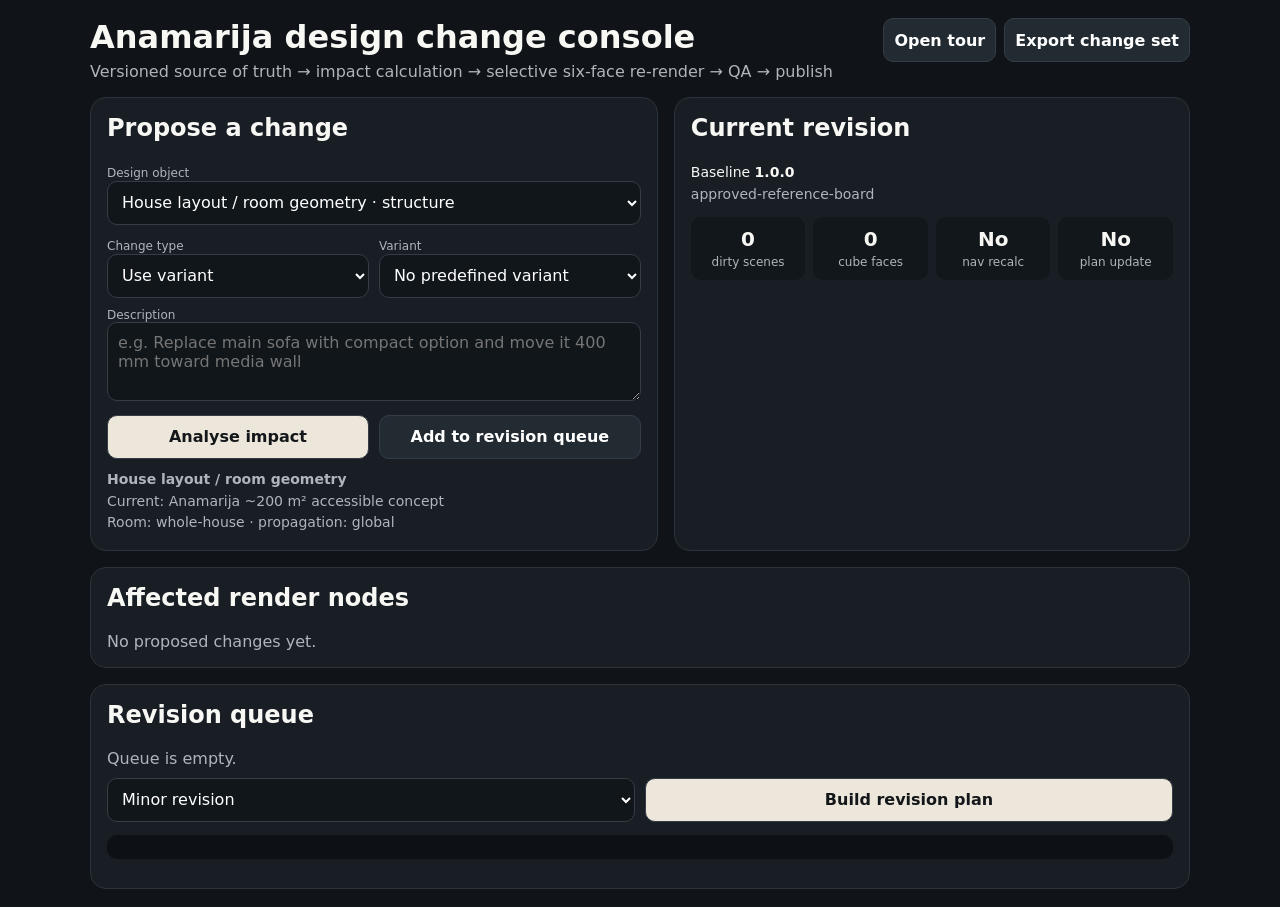
<file: design.html>
<!doctype html><html lang="en"><head><meta charset="UTF-8"><meta name="viewport" content="width=device-width,initial-scale=1,viewport-fit=cover"><meta name="theme-color" content="#101317"><title>Anamarija Design Change Console</title><style>*{box-sizing:border-box}html,body{margin:0;background:#101317;color:#f7f7f4;font-family:Inter,system-ui,sans-serif}body{padding:18px}.wrap{max-width:1100px;margin:auto}.top{display:flex;gap:12px;align-items:flex-start;justify-content:space-between}.muted{color:#aeb5bc}.card{margin-top:16px;padding:16px;border-radius:16px;background:#191e24;border:1px solid #2b333c}.grid{display:grid;grid-template-columns:1.1fr 1fr;gap:16px}.row{display:grid;grid-template-columns:1fr 1fr;gap:10px;margin-top:10px}select,input,button,textarea{width:100%;min-height:44px;border-radius:10px;border:1px solid #343d47;background:#11161b;color:#fff;padding:10px;font:inherit}button{cursor:pointer;background:#ece6db;color:#14171a;font-weight:800}.secondary{background:#222a32;color:#fff}.pill{display:inline-block;padding:5px 8px;border-radius:999px;background:#242d36;margin:3px;font-size:12px}.ok{color:#b8e0ba}.warn{color:#f3d8a6}.small{font-size:12px}.impact-list{display:grid;gap:8px;margin-top:8px}.impact{padding:10px;border-radius:10px;background:#12171c;border:1px solid #28313a}.toolbar{display:flex;gap:8px;flex-wrap:wrap}.toolbar button{width:auto}.summary{font-size:14px;line-height:1.55}.kpi{display:grid;grid-template-columns:repeat(4,1fr);gap:8px;margin-top:12px}.kpi>div{padding:10px;border-radius:10px;background:#12171c;text-align:center}.kpi b{display:block;font-size:20px}@media(max-width:760px){body{padding:10px}.grid,.row{grid-template-columns:1fr}.kpi{grid-template-columns:1fr 1fr}.top{display:block}.toolbar{margin-top:10px}}</style></head><body><div class="wrap"><div class="top"><div><h1 style="margin:0 0 6px">Anamarija design change console</h1><div class="muted">Versioned source of truth → impact calculation → selective six-face re-render → QA → publish</div></div><div class="toolbar"><button class="secondary" id="back">Open tour</button><button class="secondary" id="export">Export change set</button></div></div><div class="grid"><section class="card"><h2 style="margin-top:0">Propose a change</h2><label class="small muted">Design object</label><select id="object"></select><div class="row"><div><label class="small muted">Change type</label><select id="kind"><option value="variant">Use variant</option><option value="replace">Replace item / amenity</option><option value="move">Move / resize</option><option value="finish">Change finish</option></select></div><div><label class="small muted">Variant</label><select id="variant"><option value="">No predefined variant</option></select></div></div><label class="small muted" style="display:block;margin-top:10px">Description</label><textarea id="reason" rows="3" placeholder="e.g. Replace main sofa with compact option and move it 400 mm toward media wall"></textarea><div class="row"><button id="analyse">Analyse impact</button><button class="secondary" id="queue">Add to revision queue</button></div><div id="objectInfo" class="summary muted" style="margin-top:10px"></div></section><section class="card"><h2 style="margin-top:0">Current revision</h2><div id="revision" class="summary"></div><div class="kpi"><div><b id="sceneCount">0</b><span class="small muted">dirty scenes</span></div><div><b id="faceCount">0</b><span class="small muted">cube faces</span></div><div><b id="navFlag">No</b><span class="small muted">nav recalc</span></div><div><b id="floorFlag">No</b><span class="small muted">plan update</span></div></div><div id="flags" class="summary" style="margin-top:12px"></div></section></div><section class="card"><h2 style="margin-top:0">Affected render nodes</h2><div id="affected" class="impact-list"><div class="muted">No proposed changes yet.</div></div></section><section class="card"><h2 style="margin-top:0">Revision queue</h2><div id="queueList" class="impact-list"><div class="muted">Queue is empty.</div></div><div class="row"><select id="revKind"><option value="patch">Patch revision</option><option value="minor" selected>Minor revision</option><option value="major">Major revision</option></select><button id="build">Build revision plan</button></div><pre id="plan" style="white-space:pre-wrap;background:#0d1115;padding:12px;border-radius:10px;overflow:auto"></pre></section></div><script type="module">import{DESIGN_META,DESIGN_OBJECTS,VARIANTS}from'./src/house-design-v15.js';import{calculateImpact,combineImpacts,nextRevision}from'./src/change-impact-v15.js';const $=id=>document.getElementById(id);const q=[];for(const [id,o] of Object.entries(DESIGN_OBJECTS)){const opt=document.createElement('option');opt.value=id;opt.textContent=`${o.label} · ${o.type}`;$('object').appendChild(opt)}function sync(){const id=$('object').value,o=DESIGN_OBJECTS[id];$('objectInfo').innerHTML=`<b>${o.label}</b><br>Current: ${o.value}<br>Room: ${o.room} · propagation: ${o.propagation}`;$('variant').innerHTML='<option value="">No predefined variant</option>';for(const [k,v] of Object.entries(VARIANTS[id]||{})){const x=document.createElement('option');x.value=k;x.textContent=`${k}: ${v}`;$('variant').appendChild(x)}}$('object').onchange=sync;sync();$('revision').innerHTML=`Baseline <b>${DESIGN_META.revision}</b><br><span class="muted">${DESIGN_META.baseline}</span>`;function proposed(){return{objectId:$('object').value,reason:$('reason').value||$('kind').value,variant:$('variant').value||null}}function renderImpact(i){$('sceneCount').textContent=i.affectedScenes.length;$('faceCount').textContent=i.requiredCubeFaces.length;$('navFlag').textContent=i.recalcNavigation?'Yes':'No';$('floorFlag').textContent=i.requiresFloorplanUpdate?'Yes':'No';$('flags').innerHTML=`Lighting recalculation: <b>${i.recalcLighting?'required':'not required'}</b> · Accessibility audit: <b>${i.recalcAccessibility?'required':'not required'}</b>`;$('affected').innerHTML=i.affectedScenes.map(s=>`<div class="impact"><b>${s}</b><div class="small muted">6 cube faces: px · nx · py · ny · pz · nz</div></div>`).join('')}$('analyse').onclick=()=>renderImpact(calculateImpact(proposed()));$('queue').onclick=()=>{q.push(proposed());drawQueue();renderCombined()};function drawQueue(){$('queueList').innerHTML=q.length?q.map((c,i)=>`<div class="impact"><b>${DESIGN_OBJECTS[c.objectId].label}</b><div class="small muted">${c.reason}${c.variant?` · variant ${c.variant}`:''}</div></div>`).join(''):'<div class="muted">Queue is empty.</div>'}function renderCombined(){if(!q.length)return;const c=combineImpacts(q);$('sceneCount').textContent=c.scenes.length;$('faceCount').textContent=c.faces.length;$('navFlag').textContent=c.recalcNavigation?'Yes':'No';$('floorFlag').textContent=c.requiresFloorplanUpdate?'Yes':'No';$('flags').innerHTML=`Lighting recalculation: <b>${c.recalcLighting?'required':'not required'}</b> · Accessibility audit: <b>${c.recalcAccessibility?'required':'not required'}</b>`;$('affected').innerHTML=c.scenes.map(s=>`<div class="impact"><b>${s}</b><div class="small muted">Re-render six directional full-HD cube faces</div></div>`).join('')}$('build').onclick=()=>{if(!q.length)return;const c=combineImpacts(q),rev=nextRevision(DESIGN_META.revision,$('revKind').value);$('plan').textContent=JSON.stringify({from:DESIGN_META.revision,to:rev,changes:q,impact:c,workflow:['freeze change set','apply canonical design update','recalculate geometry/navigation/accessibility as flagged','re-render only affected cube faces','visual consistency QA','publish revision','retain rollback snapshot']},null,2)};$('export').onclick=()=>{const data={revision:DESIGN_META.revision,changes:q,impact:q.length?combineImpacts(q):null};const blob=new Blob([JSON.stringify(data,null,2)],{type:'application/json'}),a=document.createElement('a');a.href=URL.createObjectURL(blob);a.download='anamarija-change-set.json';a.click();setTimeout(()=>URL.revokeObjectURL(a.href),1000)};$('back').onclick=()=>location.href='./tour.html?v=15';</script></body></html>
</file>
